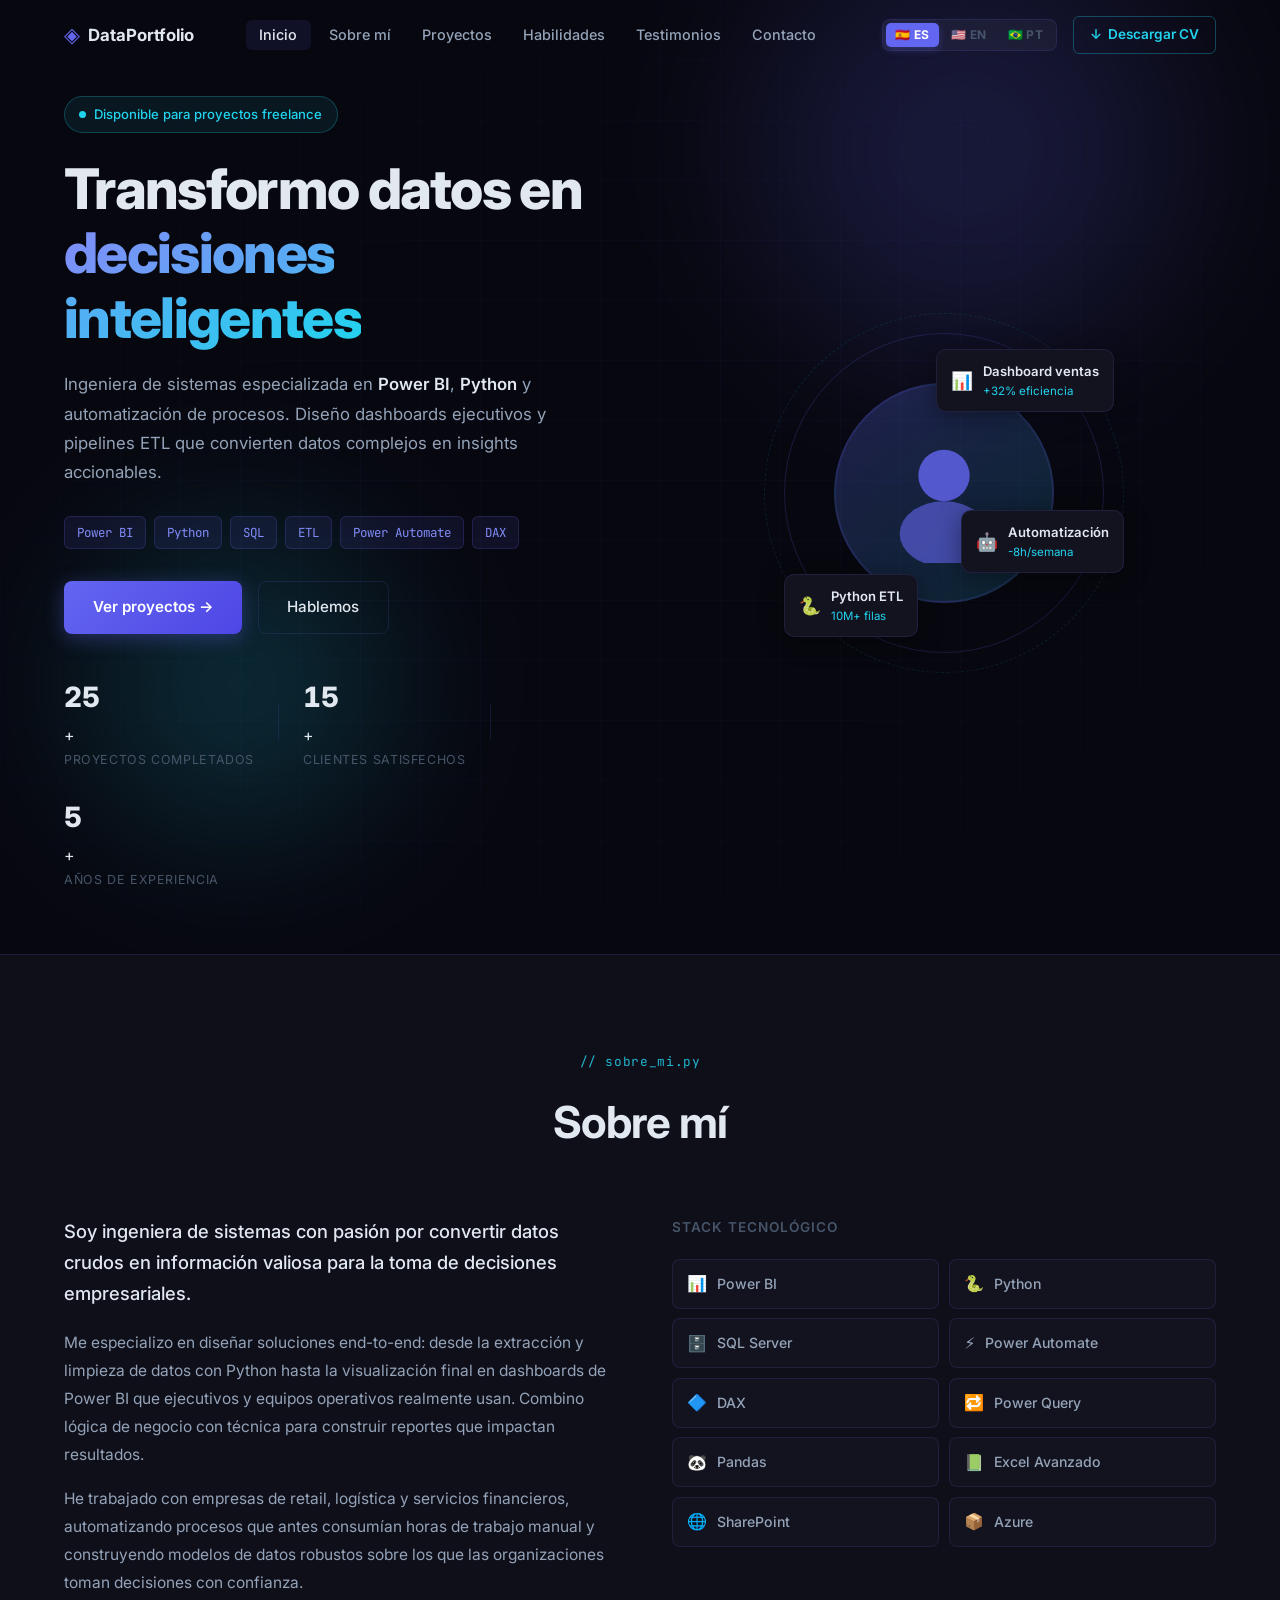
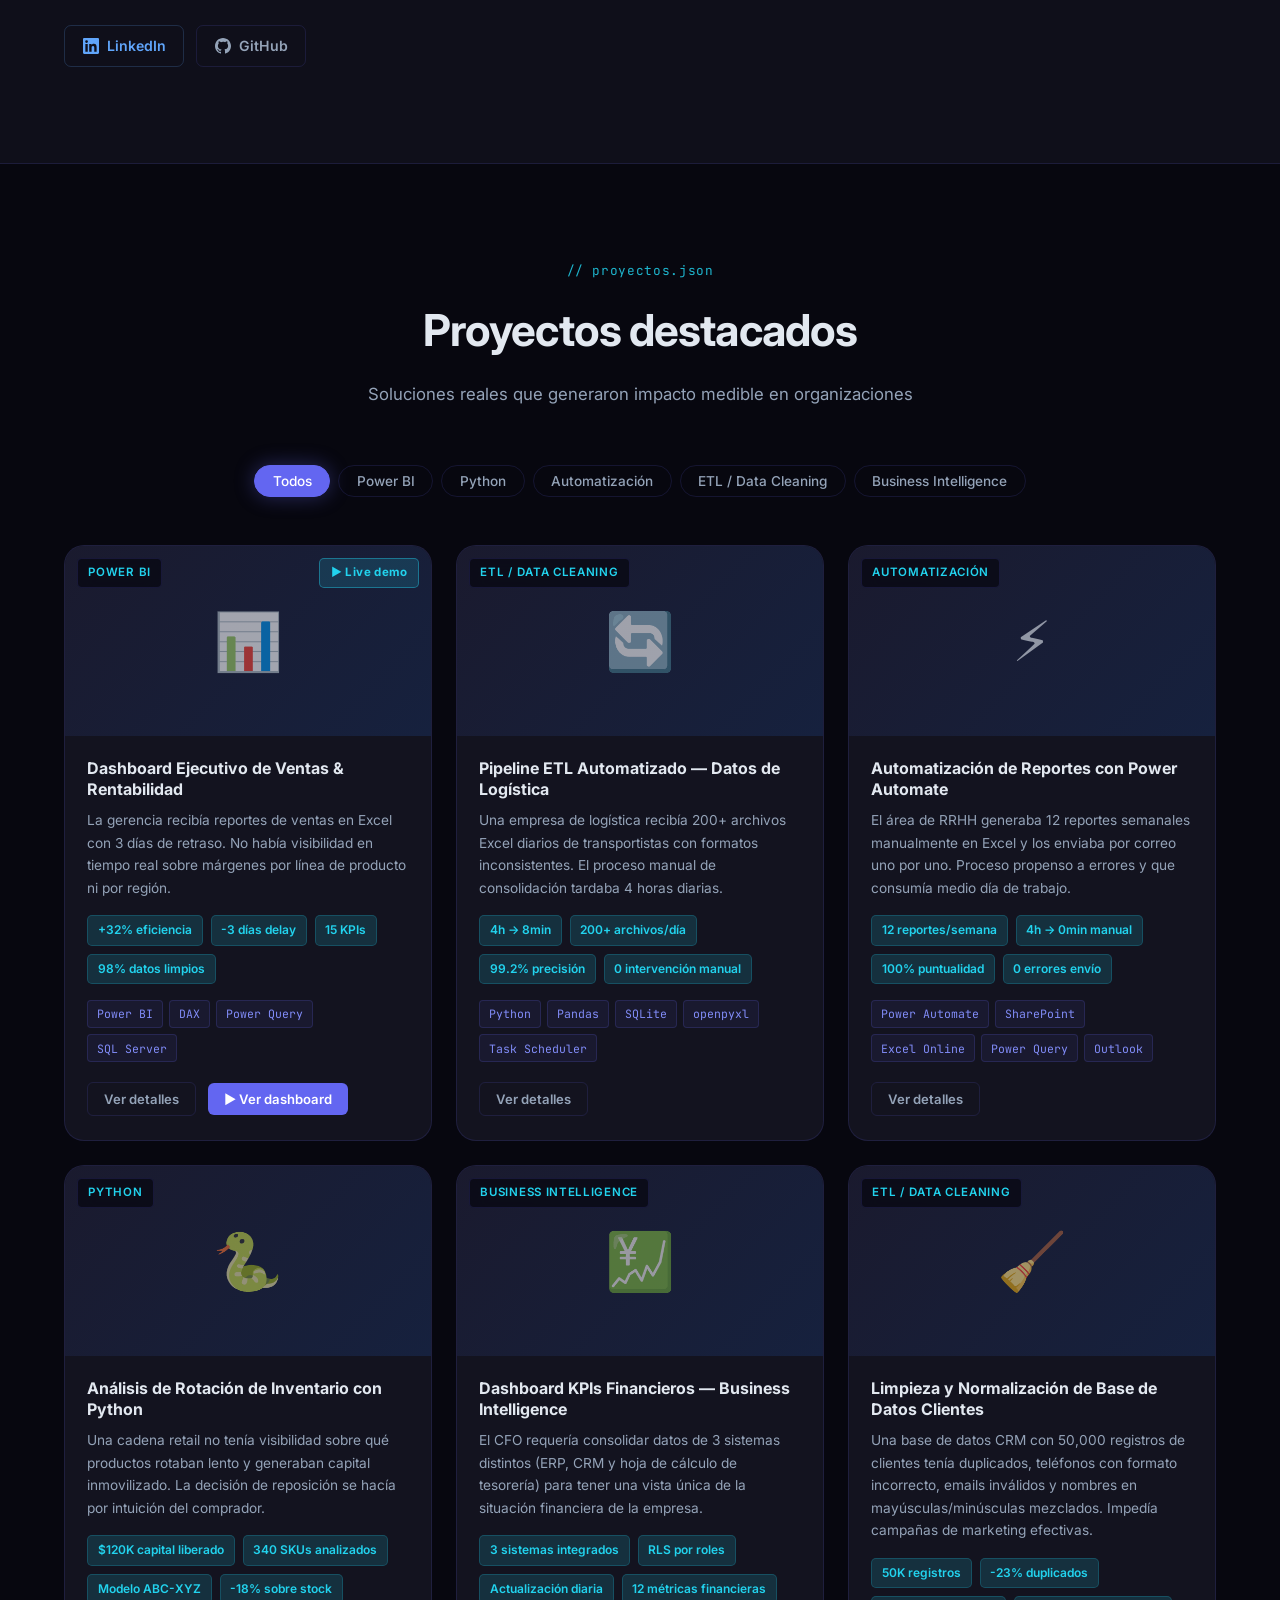
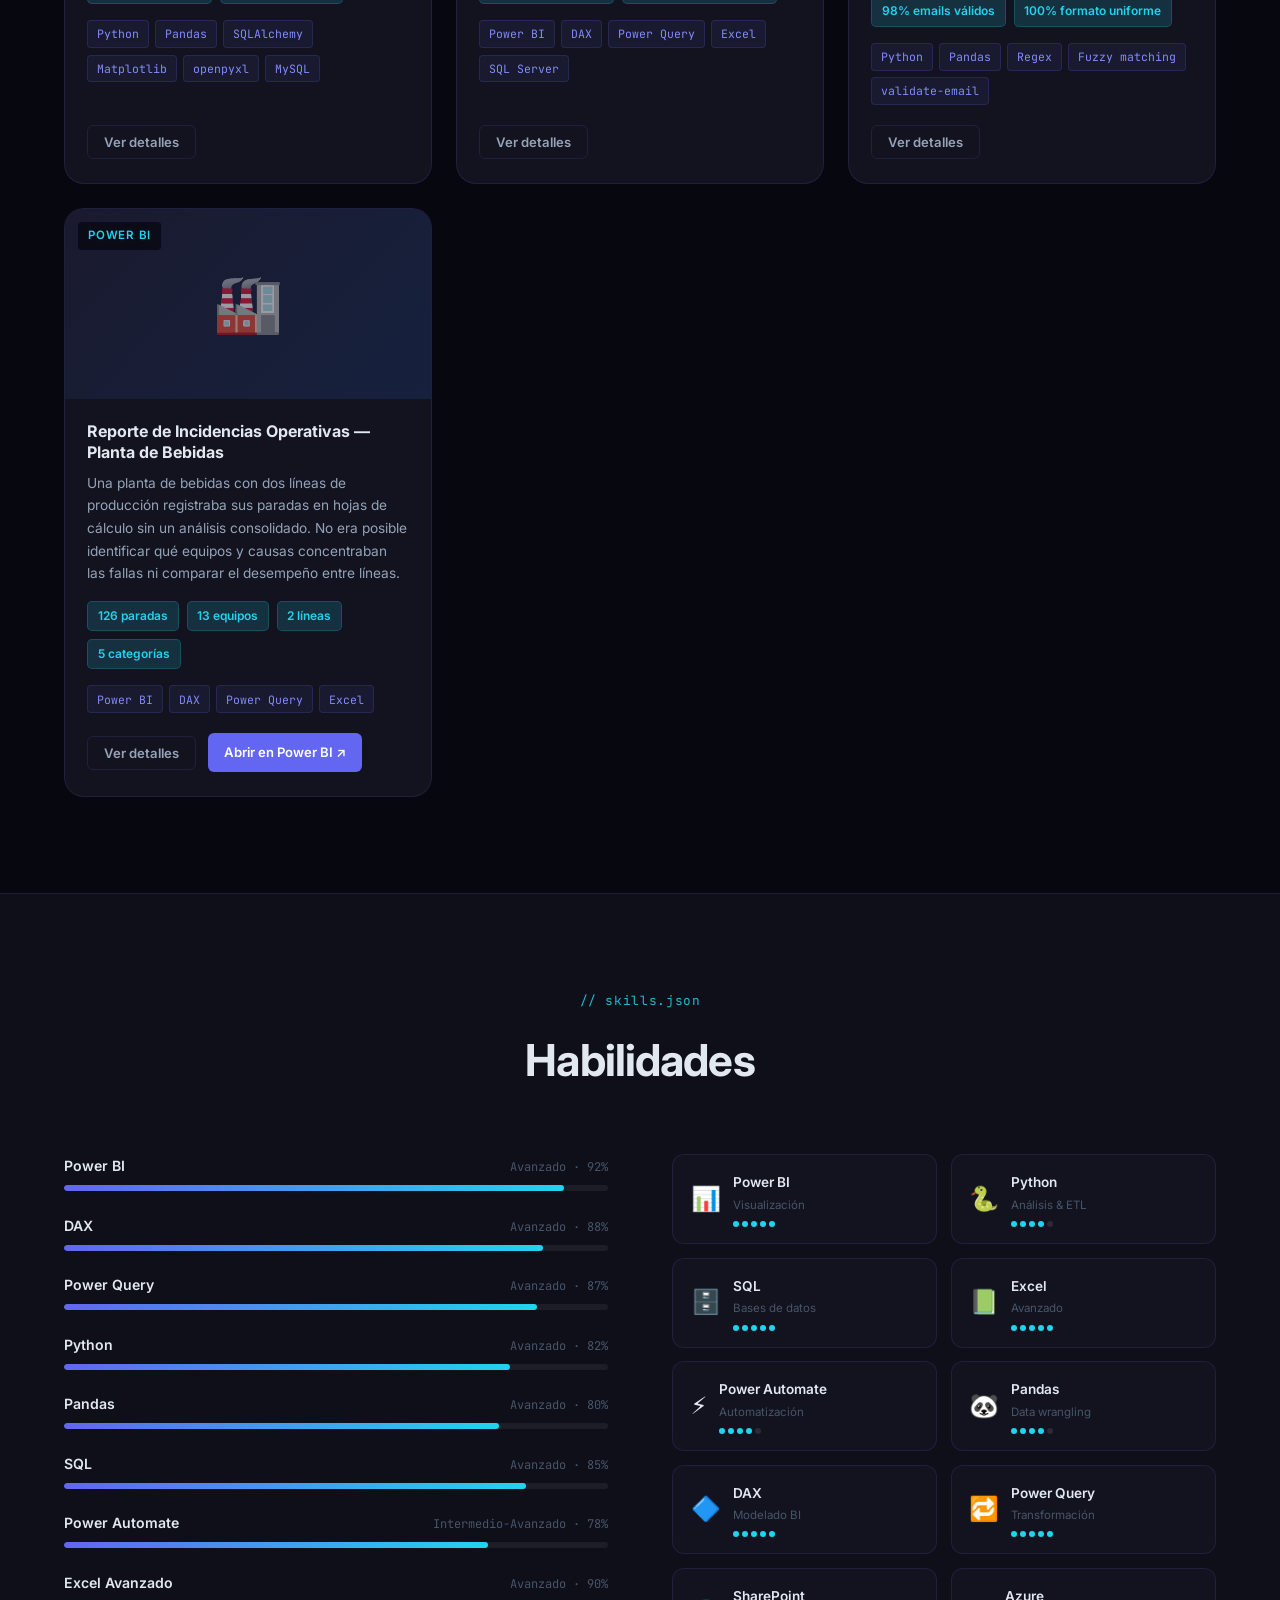
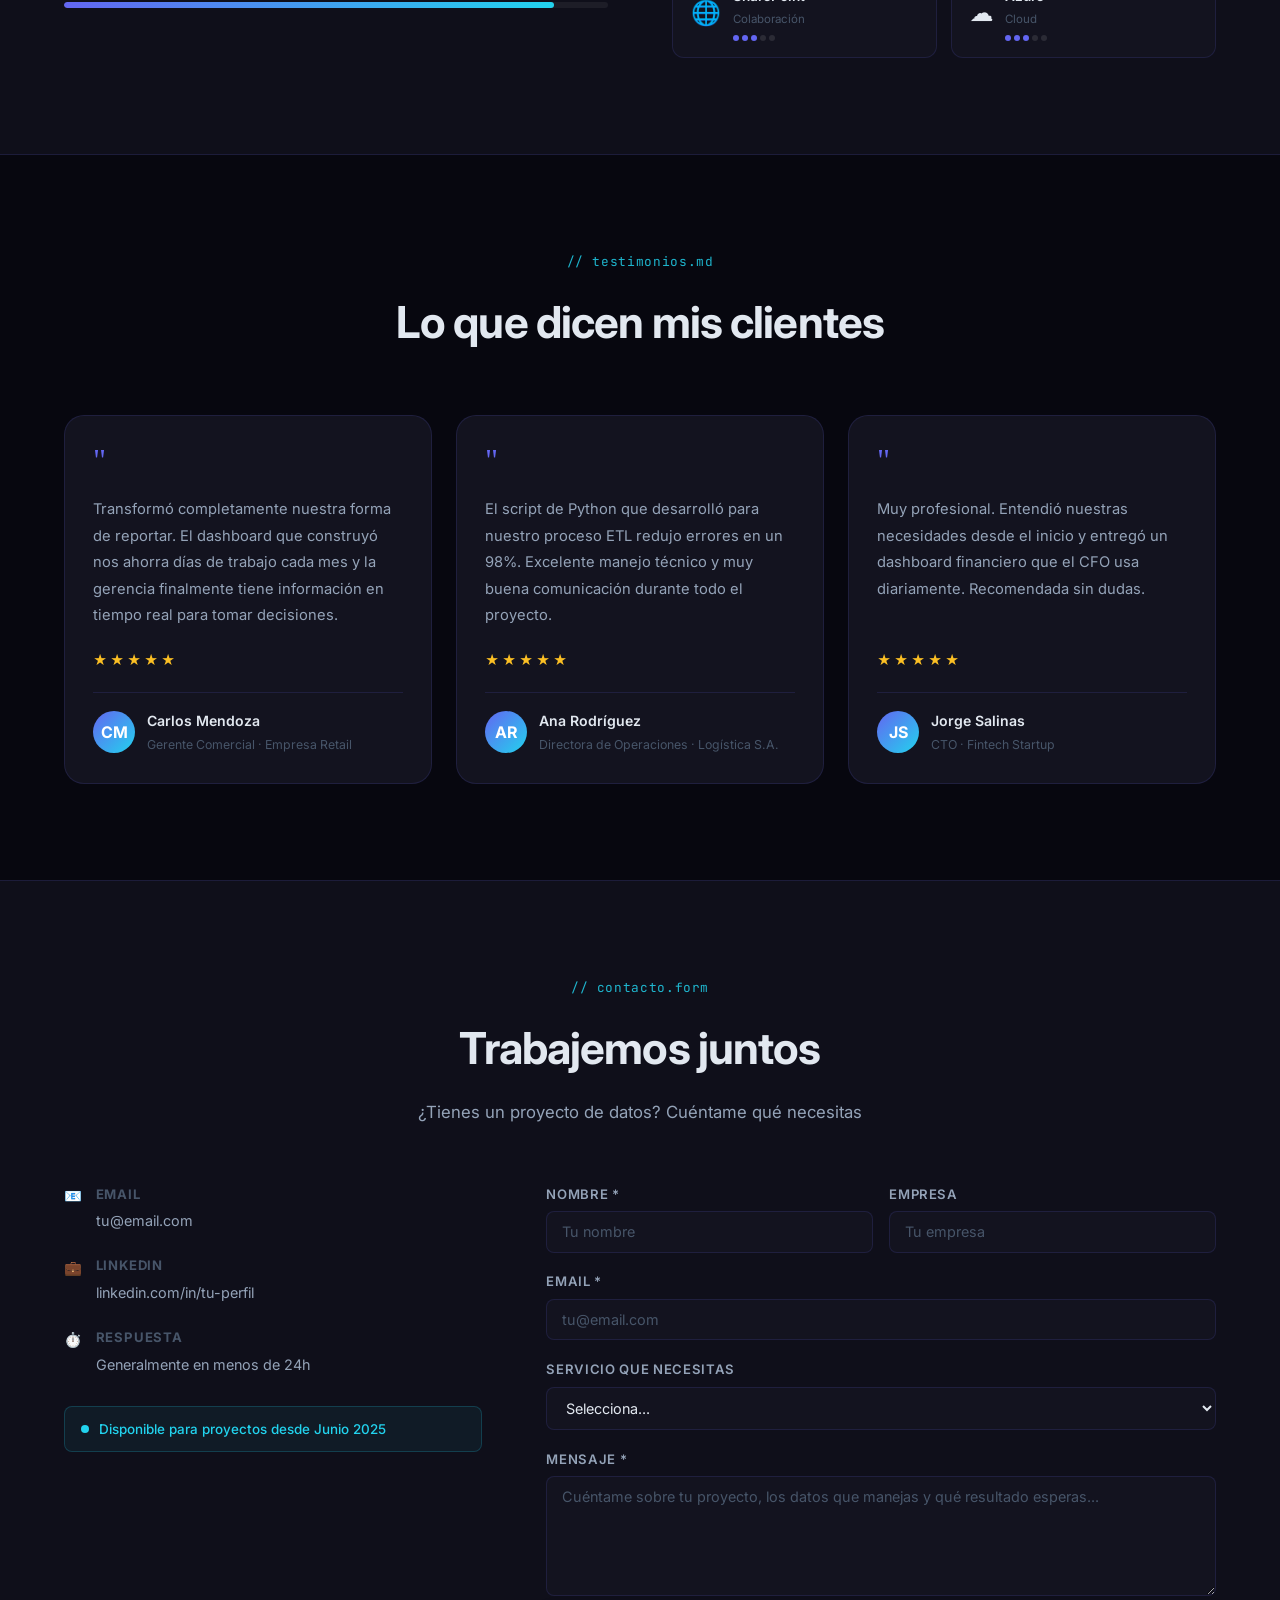
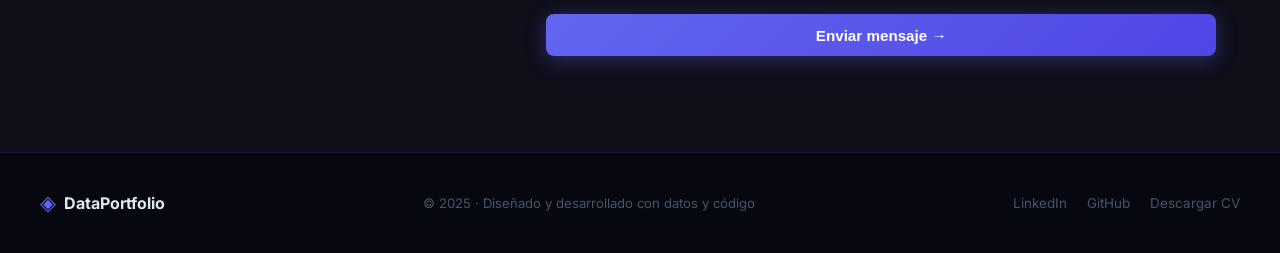
<file: index.html>
<!DOCTYPE html>
<html lang="es">
<head>
  <meta charset="UTF-8" />
  <meta name="viewport" content="width=device-width, initial-scale=1.0" />
  <meta name="description" content="Portafolio profesional de Analista de Datos | Power BI, Python, ETL, Automatización" />
  <title>Data Portfolio | Analista BI & Datos</title>

  <link rel="preconnect" href="https://fonts.googleapis.com" />
  <link rel="preconnect" href="https://fonts.gstatic.com" crossorigin />
  <link href="https://fonts.googleapis.com/css2?family=Inter:wght@300;400;500;600;700;800&family=JetBrains+Mono:wght@400;500&display=swap" rel="stylesheet" />

  <link rel="stylesheet" href="css/base.css" />
  <link rel="stylesheet" href="css/navbar.css" />
  <link rel="stylesheet" href="css/hero.css" />
  <link rel="stylesheet" href="css/about.css" />
  <link rel="stylesheet" href="css/projects.css" />
  <link rel="stylesheet" href="css/skills.css" />
  <link rel="stylesheet" href="css/testimonials.css" />
  <link rel="stylesheet" href="css/contact.css" />
  <link rel="stylesheet" href="css/footer.css" />
</head>
<body>

  <!-- ═══════════ NAVBAR ═══════════ -->
  <nav class="navbar" id="navbar">
    <div class="nav-container">
      <a href="#inicio" class="nav-logo">
        <span class="logo-icon">◈</span>
        <span class="logo-text">DataPortfolio</span>
      </a>

      <ul class="nav-links" id="navLinks">
        <li><a href="#inicio"      class="nav-link active" data-i18n="nav.home">Inicio</a></li>
        <li><a href="#sobre-mi"    class="nav-link"        data-i18n="nav.about">Sobre mí</a></li>
        <li><a href="#proyectos"   class="nav-link"        data-i18n="nav.projects">Proyectos</a></li>
        <li><a href="#habilidades" class="nav-link"        data-i18n="nav.skills">Habilidades</a></li>
        <li><a href="#testimonios" class="nav-link"        data-i18n="nav.testimonials">Testimonios</a></li>
        <li><a href="#contacto"    class="nav-link"        data-i18n="nav.contact">Contacto</a></li>
      </ul>

      <div class="nav-actions">
        <!-- Selector de idioma -->
        <div class="lang-switcher">
          <button class="lang-btn active" data-lang="es" title="Español">🇪🇸 ES</button>
          <button class="lang-btn"        data-lang="en" title="English">🇺🇸 EN</button>
          <button class="lang-btn"        data-lang="pt" title="Português">🇧🇷 PT</button>
        </div>
        <a href="assets/cv.pdf" download class="btn-cv">
          <span>↓</span> <span data-i18n="nav.cv">Descargar CV</span>
        </a>
        <button class="nav-toggle" id="navToggle" aria-label="Menú">
          <span></span><span></span><span></span>
        </button>
      </div>
    </div>
  </nav>

  <!-- ═══════════ HERO ═══════════ -->
  <section class="hero" id="inicio">
    <div class="hero-bg">
      <div class="grid-overlay"></div>
      <div class="orb orb-1"></div>
      <div class="orb orb-2"></div>
    </div>
    <div class="hero-container">
      <div class="hero-content">
        <div class="hero-badge">
          <span class="badge-dot"></span>
          <span data-i18n="hero.badge">Disponible para proyectos freelance</span>
        </div>
        <h1 class="hero-title">
          <span data-i18n="hero.title1">Transformo datos en</span><br />
          <span class="gradient-text" data-i18n="hero.title2">decisiones inteligentes</span>
        </h1>
        <p class="hero-subtitle" data-i18n-html="hero.subtitle">
          Ingeniera de sistemas especializada en <strong>Power BI</strong>, <strong>Python</strong> y
          automatización de procesos. Diseño dashboards ejecutivos y pipelines ETL que
          convierten datos complejos en insights accionables.
        </p>
        <div class="hero-specialties">
          <span class="specialty-tag">Power BI</span>
          <span class="specialty-tag">Python</span>
          <span class="specialty-tag">SQL</span>
          <span class="specialty-tag">ETL</span>
          <span class="specialty-tag">Power Automate</span>
          <span class="specialty-tag">DAX</span>
        </div>
        <div class="hero-cta">
          <a href="#proyectos" class="btn-primary" data-i18n="hero.cta1">Ver proyectos →</a>
          <a href="#contacto"  class="btn-secondary" data-i18n="hero.cta2">Hablemos</a>
        </div>
        <div class="hero-stats">
          <div class="stat">
            <span class="stat-number" data-target="25">0</span>+
            <span class="stat-label" data-i18n="hero.stat1">Proyectos completados</span>
          </div>
          <div class="stat-divider"></div>
          <div class="stat">
            <span class="stat-number" data-target="15">0</span>+
            <span class="stat-label" data-i18n="hero.stat2">Clientes satisfechos</span>
          </div>
          <div class="stat-divider"></div>
          <div class="stat">
            <span class="stat-number" data-target="5">0</span>+
            <span class="stat-label" data-i18n="hero.stat3">Años de experiencia</span>
          </div>
        </div>
      </div>
      <div class="hero-visual">
        <div class="avatar-container">
          <div class="avatar-ring"></div>
          <div class="avatar-ring ring-2"></div>
          <div class="avatar-placeholder">
            <svg viewBox="0 0 120 120" fill="none" xmlns="http://www.w3.org/2000/svg">
              <circle cx="60" cy="45" r="22" fill="#6366f1" opacity="0.8"/>
              <ellipse cx="60" cy="95" rx="38" ry="28" fill="#6366f1" opacity="0.6"/>
            </svg>
          </div>
          <div class="floating-card card-1">
            <span class="card-icon">📊</span>
            <div>
              <div class="card-title" data-i18n="hero.card1">Dashboard ventas</div>
              <div class="card-sub">+32% eficiencia</div>
            </div>
          </div>
          <div class="floating-card card-2">
            <span class="card-icon">🤖</span>
            <div>
              <div class="card-title" data-i18n="hero.card2">Automatización</div>
              <div class="card-sub">-8h/semana</div>
            </div>
          </div>
          <div class="floating-card card-3">
            <span class="card-icon">🐍</span>
            <div>
              <div class="card-title">Python ETL</div>
              <div class="card-sub">10M+ filas</div>
            </div>
          </div>
        </div>
      </div>
    </div>
  </section>

  <!-- ═══════════ SOBRE MÍ ═══════════ -->
  <section class="about" id="sobre-mi">
    <div class="section-container">
      <div class="section-header">
        <span class="section-tag" data-i18n="about.tag">// sobre_mi.py</span>
        <h2 class="section-title" data-i18n="about.title">Sobre mí</h2>
      </div>
      <div class="about-grid">
        <div class="about-text">
          <p class="about-lead"  data-i18n="about.lead">
            Soy ingeniera de sistemas con pasión por convertir datos crudos en información valiosa para la toma de decisiones empresariales.
          </p>
          <p class="about-body" data-i18n="about.body1">
            Me especializo en diseñar soluciones end-to-end: desde la extracción y limpieza de datos con Python hasta la visualización final en dashboards de Power BI que ejecutivos y equipos operativos realmente usan.
          </p>
          <p class="about-body" data-i18n="about.body2">
            He trabajado con empresas de retail, logística y servicios financieros, automatizando procesos que antes consumían horas de trabajo manual y construyendo modelos de datos robustos.
          </p>
          <div class="about-links">
            <a href="https://linkedin.com" target="_blank" class="social-link linkedin">
              <svg viewBox="0 0 24 24" fill="currentColor"><path d="M20.447 20.452h-3.554v-5.569c0-1.328-.027-3.037-1.852-3.037-1.853 0-2.136 1.445-2.136 2.939v5.667H9.351V9h3.414v1.561h.046c.477-.9 1.637-1.85 3.37-1.85 3.601 0 4.267 2.37 4.267 5.455v6.286zM5.337 7.433a2.062 2.062 0 01-2.063-2.065 2.064 2.064 0 112.063 2.065zm1.782 13.019H3.555V9h3.564v11.452zM22.225 0H1.771C.792 0 0 .774 0 1.729v20.542C0 23.227.792 24 1.771 24h20.451C23.2 24 24 23.227 24 22.271V1.729C24 .774 23.2 0 22.222 0h.003z"/></svg>
              LinkedIn
            </a>
            <a href="https://github.com" target="_blank" class="social-link github">
              <svg viewBox="0 0 24 24" fill="currentColor"><path d="M12 0C5.374 0 0 5.373 0 12c0 5.302 3.438 9.8 8.207 11.387.599.111.793-.261.793-.577v-2.234c-3.338.726-4.033-1.416-4.033-1.416-.546-1.387-1.333-1.756-1.333-1.756-1.089-.745.083-.729.083-.729 1.205.084 1.839 1.237 1.839 1.237 1.07 1.834 2.807 1.304 3.492.997.107-.775.418-1.305.762-1.604-2.665-.305-5.467-1.334-5.467-5.931 0-1.311.469-2.381 1.236-3.221-.124-.303-.535-1.524.117-3.176 0 0 1.008-.322 3.301 1.23A11.509 11.509 0 0112 5.803c1.02.005 2.047.138 3.006.404 2.291-1.552 3.297-1.23 3.297-1.23.653 1.653.242 2.874.118 3.176.77.84 1.235 1.911 1.235 3.221 0 4.609-2.807 5.624-5.479 5.921.43.372.823 1.102.823 2.222v3.293c0 .319.192.694.801.576C20.566 21.797 24 17.3 24 12c0-6.627-5.373-12-12-12z"/></svg>
              GitHub
            </a>
          </div>
        </div>
        <div class="about-tools">
          <h3 class="tools-title" data-i18n="about.toolsTitle">Stack tecnológico</h3>
          <div class="tools-grid">
            <div class="tool-item"><span class="tool-icon">📊</span><span>Power BI</span></div>
            <div class="tool-item"><span class="tool-icon">🐍</span><span>Python</span></div>
            <div class="tool-item"><span class="tool-icon">🗄️</span><span>SQL Server</span></div>
            <div class="tool-item"><span class="tool-icon">⚡</span><span>Power Automate</span></div>
            <div class="tool-item"><span class="tool-icon">🔷</span><span>DAX</span></div>
            <div class="tool-item"><span class="tool-icon">🔁</span><span>Power Query</span></div>
            <div class="tool-item"><span class="tool-icon">🐼</span><span>Pandas</span></div>
            <div class="tool-item"><span class="tool-icon">📗</span><span>Excel Avanzado</span></div>
            <div class="tool-item"><span class="tool-icon">🌐</span><span>SharePoint</span></div>
            <div class="tool-item"><span class="tool-icon">📦</span><span>Azure</span></div>
          </div>
        </div>
      </div>
    </div>
  </section>

  <!-- ═══════════ PROYECTOS ═══════════ -->
  <section class="projects" id="proyectos">
    <div class="section-container">
      <div class="section-header">
        <span class="section-tag" data-i18n="projects.tag">// proyectos.json</span>
        <h2 class="section-title" data-i18n="projects.title">Proyectos destacados</h2>
        <p class="section-desc" data-i18n="projects.desc">Soluciones reales que generaron impacto medible en organizaciones</p>
      </div>
      <div class="filter-bar">
        <button class="filter-btn active" data-filter="all"           data-i18n="projects.filterAll">Todos</button>
        <button class="filter-btn"        data-filter="powerbi"       data-i18n="projects.filterPowerBI">Power BI</button>
        <button class="filter-btn"        data-filter="python"        data-i18n="projects.filterPython">Python</button>
        <button class="filter-btn"        data-filter="automatizacion" data-i18n="projects.filterAuto">Automatización</button>
        <button class="filter-btn"        data-filter="etl"           data-i18n="projects.filterETL">ETL / Data Cleaning</button>
        <button class="filter-btn"        data-filter="bi"            data-i18n="projects.filterBI">Business Intelligence</button>
      </div>
      <div class="projects-grid" id="projectsGrid"></div>
    </div>
  </section>

  <!-- ═══════════ HABILIDADES ═══════════ -->
  <section class="skills" id="habilidades">
    <div class="section-container">
      <div class="section-header">
        <span class="section-tag" data-i18n="skills.tag">// skills.json</span>
        <h2 class="section-title" data-i18n="skills.title">Habilidades</h2>
      </div>
      <div class="skills-layout">
        <div class="skills-bars"   id="skillsBars"></div>
        <div class="skills-badges" id="skillsBadges"></div>
      </div>
    </div>
  </section>

  <!-- ═══════════ TESTIMONIOS ═══════════ -->
  <section class="testimonials" id="testimonios">
    <div class="section-container">
      <div class="section-header">
        <span class="section-tag" data-i18n="testimonials.tag">// testimonios.md</span>
        <h2 class="section-title" data-i18n="testimonials.title">Lo que dicen mis clientes</h2>
      </div>
      <div class="testimonials-grid" id="testimonialsGrid"></div>
    </div>
  </section>

  <!-- ═══════════ CONTACTO ═══════════ -->
  <section class="contact" id="contacto">
    <div class="section-container">
      <div class="section-header">
        <span class="section-tag" data-i18n="contact.tag">// contacto.form</span>
        <h2 class="section-title" data-i18n="contact.title">Trabajemos juntos</h2>
        <p class="section-desc"   data-i18n="contact.desc">¿Tienes un proyecto de datos? Cuéntame qué necesitas</p>
      </div>
      <div class="contact-layout">
        <div class="contact-info">
          <div class="contact-item">
            <span class="contact-icon">📧</span>
            <div>
              <strong data-i18n="contact.emailTitle">Email</strong>
              <a href="mailto:tu@email.com">tu@email.com</a>
            </div>
          </div>
          <div class="contact-item">
            <span class="contact-icon">💼</span>
            <div>
              <strong data-i18n="contact.linkedinTitle">LinkedIn</strong>
              <a href="https://linkedin.com/in/tu-perfil" target="_blank">linkedin.com/in/tu-perfil</a>
            </div>
          </div>
          <div class="contact-item">
            <span class="contact-icon">⏱️</span>
            <div>
              <strong data-i18n="contact.responseTitle">Respuesta</strong>
              <span data-i18n="contact.responseText">Generalmente en menos de 24h</span>
            </div>
          </div>
          <div class="availability-badge">
            <span class="pulse-dot"></span>
            <span data-i18n="contact.availability">Disponible para proyectos desde Junio 2025</span>
          </div>
        </div>
        <form class="contact-form" id="contactForm">
          <div class="form-row">
            <div class="form-group">
              <label for="nombre" data-i18n="contact.nameLabel">Nombre *</label>
              <input type="text" id="nombre" name="nombre"
                     data-i18n-ph="contact.namePh" placeholder="Tu nombre" required />
            </div>
            <div class="form-group">
              <label for="empresa" data-i18n="contact.companyLabel">Empresa</label>
              <input type="text" id="empresa" name="empresa"
                     data-i18n-ph="contact.companyPh" placeholder="Tu empresa" />
            </div>
          </div>
          <div class="form-group">
            <label for="email" data-i18n="contact.emailLabel">Email *</label>
            <input type="email" id="email" name="email"
                   data-i18n-ph="contact.emailPh" placeholder="tu@email.com" required />
          </div>
          <div class="form-group">
            <label for="servicio" data-i18n="contact.serviceLabel">Servicio que necesitas</label>
            <select id="servicio" name="servicio">
              <option value="">Selecciona...</option>
              <option value="powerbi">Dashboard Power BI</option>
              <option value="python">Análisis con Python</option>
              <option value="etl">Pipeline ETL</option>
              <option value="automatizacion">Automatización de reportes</option>
              <option value="modelado">Modelado de datos</option>
              <option value="otro">Otro</option>
            </select>
          </div>
          <div class="form-group">
            <label for="mensaje" data-i18n="contact.msgLabel">Mensaje *</label>
            <textarea id="mensaje" name="mensaje" rows="5"
                      data-i18n-ph="contact.msgPh"
                      placeholder="Cuéntame sobre tu proyecto..." required></textarea>
          </div>
          <button type="submit" class="btn-primary btn-full">
            <span id="formBtnText" data-i18n="contact.send">Enviar mensaje →</span>
          </button>
          <div class="form-success" id="formSuccess" data-i18n="contact.success">
            ✓ Mensaje enviado. Te respondo pronto.
          </div>
        </form>
      </div>
    </div>
  </section>

  <!-- ═══════════ FOOTER ═══════════ -->
  <footer class="footer">
    <div class="footer-container">
      <div class="footer-brand">
        <span class="logo-icon">◈</span>
        <span class="logo-text">DataPortfolio</span>
      </div>
      <p class="footer-copy" data-i18n="footer.copy">© 2025 · Diseñado y desarrollado con datos y código</p>
      <div class="footer-links">
        <a href="https://linkedin.com" target="_blank">LinkedIn</a>
        <a href="https://github.com"   target="_blank">GitHub</a>
        <a href="assets/cv.pdf" download data-i18n="nav.cv">CV</a>
      </div>
    </div>
  </footer>

  <!-- Modal -->
  <div class="modal-overlay" id="modalOverlay">
    <div class="modal" id="projectModal">
      <button class="modal-close" id="modalClose">✕</button>
      <div class="modal-content" id="modalContent"></div>
    </div>
  </div>

  <!-- JS: i18n y lang deben ir ANTES que los módulos de render -->
  <script src="js/data.js"></script>
  <script src="js/i18n.js"></script>
  <script src="js/lang.js"></script>
  <script src="js/projects.js"></script>
  <script src="js/skills.js"></script>
  <script src="js/testimonials.js"></script>
  <script src="js/animations.js"></script>
  <script src="js/navbar.js"></script>
  <script src="js/contact.js"></script>
  <script src="js/main.js"></script>
</body>
</html>
</file>
<file: css/base.css>
/* ═══════════════════════════════════════════════════════════
   BASE.CSS — Reset, variables, tipografía global
═══════════════════════════════════════════════════════════ */

:root {
  /* Colores principales */
  --bg-primary:    #07070f;
  --bg-surface:    #0f0f1a;
  --bg-card:       #13131f;
  --bg-card-hover: #1a1a2e;
  --border:        rgba(99, 102, 241, 0.15);
  --border-hover:  rgba(99, 102, 241, 0.4);

  /* Acento */
  --indigo:        #6366f1;
  --indigo-light:  #818cf8;
  --cyan:          #22d3ee;
  --cyan-dim:      rgba(34, 211, 238, 0.15);

  /* Texto */
  --text-primary:  #e2e8f0;
  --text-muted:    #94a3b8;
  --text-dim:      #475569;

  /* Espaciado */
  --section-py:    6rem;
  --container-max: 1200px;
  --radius:        12px;
  --radius-lg:     20px;

  /* Sombras */
  --shadow-card:   0 4px 24px rgba(0, 0, 0, 0.4);
  --shadow-glow:   0 0 40px rgba(99, 102, 241, 0.15);

  /* Tipografía */
  --font-sans: 'Inter', system-ui, sans-serif;
  --font-mono: 'JetBrains Mono', monospace;
}

*, *::before, *::after {
  box-sizing: border-box;
  margin: 0;
  padding: 0;
}

html {
  scroll-behavior: smooth;
  scroll-padding-top: 72px;
}

body {
  font-family: var(--font-sans);
  background-color: var(--bg-primary);
  color: var(--text-primary);
  line-height: 1.7;
  -webkit-font-smoothing: antialiased;
  overflow-x: hidden;
}

/* Scrollbar personalizado */
::-webkit-scrollbar { width: 6px; }
::-webkit-scrollbar-track { background: var(--bg-primary); }
::-webkit-scrollbar-thumb { background: var(--indigo); border-radius: 3px; }

/* Selección de texto */
::selection {
  background: rgba(99, 102, 241, 0.35);
  color: #fff;
}

/* ─── Utilidades de texto ─── */
.gradient-text {
  background: linear-gradient(135deg, var(--indigo-light) 0%, var(--cyan) 100%);
  -webkit-background-clip: text;
  -webkit-text-fill-color: transparent;
  background-clip: text;
}

/* ─── Contenedores de sección ─── */
.section-container {
  max-width: var(--container-max);
  margin: 0 auto;
  padding: var(--section-py) 1.5rem;
}

.section-header {
  text-align: center;
  margin-bottom: 3.5rem;
}

.section-tag {
  font-family: var(--font-mono);
  font-size: 0.8rem;
  color: var(--cyan);
  letter-spacing: 0.05em;
  display: block;
  margin-bottom: 0.75rem;
  opacity: 0.85;
}

.section-title {
  font-size: clamp(1.9rem, 4vw, 2.75rem);
  font-weight: 700;
  letter-spacing: -0.02em;
  color: var(--text-primary);
  margin-bottom: 0.75rem;
}

.section-desc {
  color: var(--text-muted);
  font-size: 1.05rem;
  max-width: 560px;
  margin: 0 auto;
}

/* ─── Botones globales ─── */
.btn-primary {
  display: inline-flex;
  align-items: center;
  gap: 0.5rem;
  background: linear-gradient(135deg, var(--indigo) 0%, #4f46e5 100%);
  color: #fff;
  padding: 0.8rem 1.8rem;
  border-radius: 8px;
  font-weight: 600;
  font-size: 0.95rem;
  text-decoration: none;
  border: none;
  cursor: pointer;
  transition: transform 0.2s, box-shadow 0.2s, opacity 0.2s;
  box-shadow: 0 4px 20px rgba(99, 102, 241, 0.35);
}

.btn-primary:hover {
  transform: translateY(-2px);
  box-shadow: 0 8px 30px rgba(99, 102, 241, 0.5);
}

.btn-primary:active { transform: translateY(0); }

.btn-secondary {
  display: inline-flex;
  align-items: center;
  gap: 0.5rem;
  background: transparent;
  color: var(--text-primary);
  padding: 0.8rem 1.8rem;
  border-radius: 8px;
  font-weight: 500;
  font-size: 0.95rem;
  text-decoration: none;
  border: 1px solid var(--border);
  cursor: pointer;
  transition: border-color 0.2s, background 0.2s, transform 0.2s;
}

.btn-secondary:hover {
  border-color: var(--indigo);
  background: rgba(99, 102, 241, 0.08);
  transform: translateY(-2px);
}

.btn-full { width: 100%; justify-content: center; }

/* ─── Animaciones de entrada ─── */
.fade-in {
  opacity: 0;
  transform: translateY(24px);
  transition: opacity 0.6s ease, transform 0.6s ease;
}

.fade-in.visible {
  opacity: 1;
  transform: translateY(0);
}

/* Línea divisoria decorativa */
.divider {
  height: 1px;
  background: linear-gradient(90deg, transparent, var(--border), transparent);
  margin: 0 auto;
  max-width: var(--container-max);
}
</file>
<file: css/navbar.css>
/* ═══════════════════════════════════════════════════════════
   NAVBAR.CSS — Barra de navegación sticky
═══════════════════════════════════════════════════════════ */

.navbar {
  position: fixed;
  top: 0;
  left: 0;
  right: 0;
  z-index: 1000;
  padding: 1rem 0;
  transition: background 0.3s, backdrop-filter 0.3s, box-shadow 0.3s, padding 0.3s;
}

.navbar.scrolled {
  background: rgba(7, 7, 15, 0.85);
  backdrop-filter: blur(16px);
  -webkit-backdrop-filter: blur(16px);
  box-shadow: 0 1px 0 var(--border);
  padding: 0.65rem 0;
}

.nav-container {
  max-width: var(--container-max);
  margin: 0 auto;
  padding: 0 1.5rem;
  display: flex;
  align-items: center;
  justify-content: space-between;
  gap: 2rem;
}

/* Logo */
.nav-logo {
  display: flex;
  align-items: center;
  gap: 0.5rem;
  text-decoration: none;
  color: var(--text-primary);
  font-weight: 700;
  font-size: 1.05rem;
  flex-shrink: 0;
}

.logo-icon {
  color: var(--indigo);
  font-size: 1.3rem;
}

/* Links */
.nav-links {
  display: flex;
  list-style: none;
  gap: 0.25rem;
}

.nav-link {
  text-decoration: none;
  color: var(--text-muted);
  font-size: 0.9rem;
  font-weight: 500;
  padding: 0.4rem 0.85rem;
  border-radius: 6px;
  transition: color 0.2s, background 0.2s;
}

.nav-link:hover,
.nav-link.active {
  color: var(--text-primary);
  background: rgba(99, 102, 241, 0.1);
}

/* Botón CV */
.nav-actions {
  display: flex;
  align-items: center;
  gap: 1rem;
  flex-shrink: 0;
}

.btn-cv {
  display: flex;
  align-items: center;
  gap: 0.4rem;
  font-size: 0.85rem;
  font-weight: 600;
  color: var(--cyan);
  text-decoration: none;
  border: 1px solid rgba(34, 211, 238, 0.3);
  padding: 0.4rem 1rem;
  border-radius: 6px;
  transition: background 0.2s, border-color 0.2s;
}

.btn-cv:hover {
  background: var(--cyan-dim);
  border-color: var(--cyan);
}

/* ─── Selector de idioma ─── */
.lang-switcher {
  display: flex;
  align-items: center;
  gap: 2px;
  background: rgba(255, 255, 255, 0.04);
  border: 1px solid var(--border);
  border-radius: 8px;
  padding: 3px;
}

.lang-btn {
  background: transparent;
  border: none;
  color: var(--text-dim);
  font-family: var(--font-sans);
  font-size: 0.75rem;
  font-weight: 700;
  padding: 0.3rem 0.6rem;
  border-radius: 5px;
  cursor: pointer;
  transition: background 0.18s, color 0.18s;
  letter-spacing: 0.03em;
  white-space: nowrap;
}

.lang-btn:hover {
  color: var(--text-primary);
  background: rgba(99, 102, 241, 0.12);
}

.lang-btn.active {
  background: var(--indigo);
  color: #fff;
  box-shadow: 0 2px 8px rgba(99, 102, 241, 0.35);
}

/* Hamburger toggle (mobile) */
.nav-toggle {
  display: none;
  flex-direction: column;
  justify-content: center;
  gap: 5px;
  background: none;
  border: none;
  cursor: pointer;
  padding: 4px;
}

.nav-toggle span {
  display: block;
  width: 22px;
  height: 2px;
  background: var(--text-primary);
  border-radius: 2px;
  transition: transform 0.3s, opacity 0.3s;
}

.nav-toggle.open span:nth-child(1) { transform: translateY(7px) rotate(45deg); }
.nav-toggle.open span:nth-child(2) { opacity: 0; }
.nav-toggle.open span:nth-child(3) { transform: translateY(-7px) rotate(-45deg); }

/* ─── Responsive ─── */
@media (max-width: 768px) {
  .nav-toggle { display: flex; }

  .nav-links {
    display: none;
    position: absolute;
    top: 100%;
    left: 0;
    right: 0;
    flex-direction: column;
    background: rgba(10, 10, 20, 0.97);
    backdrop-filter: blur(20px);
    padding: 1rem 1.5rem 1.5rem;
    border-bottom: 1px solid var(--border);
    gap: 0.25rem;
  }

  .nav-links.open { display: flex; }

  .nav-link {
    display: block;
    padding: 0.65rem 0.85rem;
  }

  .btn-cv { display: none; }

  /* El selector de idioma se reduce en mobile */
  .lang-btn {
    font-size: 0.68rem;
    padding: 0.25rem 0.45rem;
  }
}
</file>
<file: css/hero.css>
/* ═══════════════════════════════════════════════════════════
   HERO.CSS — Sección principal / landing
═══════════════════════════════════════════════════════════ */

.hero {
  position: relative;
  min-height: 100vh;
  display: flex;
  align-items: center;
  overflow: hidden;
}

/* Fondo decorativo */
.hero-bg {
  position: absolute;
  inset: 0;
  pointer-events: none;
}

.grid-overlay {
  position: absolute;
  inset: 0;
  background-image:
    linear-gradient(rgba(99, 102, 241, 0.04) 1px, transparent 1px),
    linear-gradient(90deg, rgba(99, 102, 241, 0.04) 1px, transparent 1px);
  background-size: 60px 60px;
  mask-image: radial-gradient(ellipse 80% 80% at 50% 50%, black 30%, transparent 100%);
}

.orb {
  position: absolute;
  border-radius: 50%;
  filter: blur(80px);
  opacity: 0.25;
  animation: float 8s ease-in-out infinite;
}

.orb-1 {
  width: 500px;
  height: 500px;
  background: radial-gradient(circle, var(--indigo), transparent);
  top: -100px;
  right: 5%;
}

.orb-2 {
  width: 350px;
  height: 350px;
  background: radial-gradient(circle, var(--cyan), transparent);
  bottom: 10%;
  left: 5%;
  animation-delay: -4s;
}

@keyframes float {
  0%, 100% { transform: translateY(0px) scale(1); }
  50%       { transform: translateY(-30px) scale(1.05); }
}

/* Contenedor */
.hero-container {
  max-width: var(--container-max);
  margin: 0 auto;
  padding: 6rem 1.5rem 4rem;
  display: grid;
  grid-template-columns: 1fr 1fr;
  gap: 4rem;
  align-items: center;
  position: relative;
  z-index: 1;
}

/* ─── Contenido izquierdo ─── */
.hero-badge {
  display: inline-flex;
  align-items: center;
  gap: 0.5rem;
  background: rgba(34, 211, 238, 0.08);
  border: 1px solid rgba(34, 211, 238, 0.25);
  color: var(--cyan);
  font-size: 0.82rem;
  font-weight: 500;
  padding: 0.4rem 0.9rem;
  border-radius: 100px;
  margin-bottom: 1.5rem;
}

.badge-dot {
  width: 7px;
  height: 7px;
  background: var(--cyan);
  border-radius: 50%;
  animation: pulse-dot 2s infinite;
}

@keyframes pulse-dot {
  0%, 100% { opacity: 1; transform: scale(1); }
  50%       { opacity: 0.5; transform: scale(0.8); }
}

.hero-title {
  font-size: clamp(2.2rem, 5vw, 3.5rem);
  font-weight: 800;
  line-height: 1.15;
  letter-spacing: -0.03em;
  margin-bottom: 1.25rem;
}

.hero-subtitle {
  color: var(--text-muted);
  font-size: 1.05rem;
  max-width: 520px;
  margin-bottom: 1.75rem;
  line-height: 1.75;
}

.hero-subtitle strong { color: var(--text-primary); font-weight: 600; }

/* Tags de especialidades */
.hero-specialties {
  display: flex;
  flex-wrap: wrap;
  gap: 0.5rem;
  margin-bottom: 2rem;
}

.specialty-tag {
  font-family: var(--font-mono);
  font-size: 0.78rem;
  color: var(--indigo-light);
  background: rgba(99, 102, 241, 0.1);
  border: 1px solid rgba(99, 102, 241, 0.2);
  padding: 0.3rem 0.75rem;
  border-radius: 6px;
}

/* CTA buttons */
.hero-cta {
  display: flex;
  gap: 1rem;
  margin-bottom: 2.5rem;
  flex-wrap: wrap;
}

/* Stats */
.hero-stats {
  display: flex;
  align-items: center;
  gap: 1.5rem;
  flex-wrap: wrap;
}

.stat {
  display: flex;
  flex-direction: column;
}

.stat-number {
  font-size: 1.75rem;
  font-weight: 800;
  color: var(--text-primary);
  font-variant-numeric: tabular-nums;
}

.stat-label {
  font-size: 0.78rem;
  color: var(--text-dim);
  text-transform: uppercase;
  letter-spacing: 0.05em;
}

.stat-divider {
  width: 1px;
  height: 36px;
  background: var(--border);
}

/* ─── Visual derecho — Avatar ─── */
.hero-visual {
  display: flex;
  justify-content: center;
  align-items: center;
}

.avatar-container {
  position: relative;
  width: 320px;
  height: 320px;
}

.avatar-placeholder {
  width: 220px;
  height: 220px;
  border-radius: 50%;
  background: linear-gradient(135deg, rgba(99,102,241,0.25), rgba(34,211,238,0.15));
  border: 2px solid var(--border);
  display: flex;
  align-items: center;
  justify-content: center;
  position: absolute;
  top: 50%;
  left: 50%;
  transform: translate(-50%, -50%);
  overflow: hidden;
}

.avatar-placeholder svg {
  width: 140px;
  height: 140px;
}

/* Reemplaza el placeholder con tu foto así:
   .avatar-placeholder { background-image: url('../assets/foto.jpg'); background-size: cover; }
   .avatar-placeholder svg { display: none; }
*/

.avatar-ring {
  position: absolute;
  inset: 0;
  border-radius: 50%;
  border: 1px solid rgba(99, 102, 241, 0.2);
  animation: spin-slow 20s linear infinite;
}

.ring-2 {
  inset: -20px;
  border-style: dashed;
  border-color: rgba(34, 211, 238, 0.12);
  animation-direction: reverse;
  animation-duration: 30s;
}

@keyframes spin-slow {
  to { transform: rotate(360deg); }
}

/* Tarjetas flotantes */
.floating-card {
  position: absolute;
  display: flex;
  align-items: center;
  gap: 0.6rem;
  background: var(--bg-card);
  border: 1px solid var(--border);
  border-radius: 10px;
  padding: 0.6rem 0.9rem;
  font-size: 0.82rem;
  box-shadow: var(--shadow-card);
  animation: float-card 6s ease-in-out infinite;
  white-space: nowrap;
}

.floating-card .card-icon { font-size: 1.1rem; }
.card-title { font-weight: 600; font-size: 0.82rem; color: var(--text-primary); }
.card-sub   { font-size: 0.72rem; color: var(--cyan); }

.card-1 { top: 5%;  right: -10px; animation-delay: 0s; }
.card-2 { bottom: 25%; right: -20px; animation-delay: -2s; }
.card-3 { bottom: 5%; left: 0; animation-delay: -4s; }

@keyframes float-card {
  0%, 100% { transform: translateY(0); }
  50%       { transform: translateY(-8px); }
}

/* ─── Responsive ─── */
@media (max-width: 900px) {
  .hero-container {
    grid-template-columns: 1fr;
    text-align: center;
    gap: 3rem;
  }
  .hero-subtitle { margin: 0 auto 1.75rem; }
  .hero-specialties { justify-content: center; }
  .hero-cta  { justify-content: center; }
  .hero-stats { justify-content: center; }
  .hero-visual { order: -1; }
  .avatar-container { width: 260px; height: 260px; }
  .avatar-placeholder { width: 180px; height: 180px; }
}

@media (max-width: 480px) {
  .floating-card { display: none; }
}
</file>
<file: css/about.css>
/* ═══════════════════════════════════════════════════════════
   ABOUT.CSS — Sección Sobre mí
═══════════════════════════════════════════════════════════ */

.about {
  background: var(--bg-surface);
  border-top: 1px solid var(--border);
  border-bottom: 1px solid var(--border);
}

.about-grid {
  display: grid;
  grid-template-columns: 1fr 1fr;
  gap: 4rem;
  align-items: start;
}

/* Columna texto */
.about-lead {
  font-size: 1.15rem;
  font-weight: 500;
  color: var(--text-primary);
  margin-bottom: 1.25rem;
  line-height: 1.7;
}

.about-body {
  color: var(--text-muted);
  font-size: 0.97rem;
  margin-bottom: 1rem;
  line-height: 1.8;
}

.about-links {
  display: flex;
  gap: 0.75rem;
  margin-top: 1.75rem;
  flex-wrap: wrap;
}

.social-link {
  display: inline-flex;
  align-items: center;
  gap: 0.5rem;
  font-size: 0.88rem;
  font-weight: 600;
  text-decoration: none;
  padding: 0.5rem 1.1rem;
  border-radius: 7px;
  border: 1px solid var(--border);
  transition: transform 0.2s, border-color 0.2s, background 0.2s;
}

.social-link svg {
  width: 16px;
  height: 16px;
}

.social-link.linkedin {
  color: #60a5fa;
  border-color: rgba(96, 165, 250, 0.2);
}
.social-link.linkedin:hover {
  background: rgba(96, 165, 250, 0.08);
  border-color: #60a5fa;
  transform: translateY(-2px);
}

.social-link.github {
  color: var(--text-muted);
}
.social-link.github:hover {
  background: rgba(148, 163, 184, 0.08);
  border-color: var(--text-muted);
  transform: translateY(-2px);
}

/* Columna herramientas */
.tools-title {
  font-size: 0.85rem;
  font-weight: 600;
  text-transform: uppercase;
  letter-spacing: 0.08em;
  color: var(--text-dim);
  margin-bottom: 1.25rem;
}

.tools-grid {
  display: grid;
  grid-template-columns: repeat(2, 1fr);
  gap: 0.6rem;
}

.tool-item {
  display: flex;
  align-items: center;
  gap: 0.6rem;
  background: var(--bg-card);
  border: 1px solid var(--border);
  border-radius: 8px;
  padding: 0.65rem 0.9rem;
  font-size: 0.88rem;
  font-weight: 500;
  color: var(--text-muted);
  transition: border-color 0.2s, color 0.2s, background 0.2s;
}

.tool-item:hover {
  border-color: var(--indigo);
  color: var(--text-primary);
  background: rgba(99, 102, 241, 0.06);
}

.tool-icon { font-size: 1rem; }

/* ─── Responsive ─── */
@media (max-width: 768px) {
  .about-grid {
    grid-template-columns: 1fr;
    gap: 2.5rem;
  }
}

@media (max-width: 480px) {
  .tools-grid { grid-template-columns: 1fr 1fr; }
}
</file>
<file: css/projects.css>
/* ═══════════════════════════════════════════════════════════
   PROJECTS.CSS — Sección de proyectos y modal
═══════════════════════════════════════════════════════════ */

.projects {
  background: var(--bg-primary);
}

/* ─── Barra de filtros ─── */
.filter-bar {
  display: flex;
  gap: 0.5rem;
  flex-wrap: wrap;
  justify-content: center;
  margin-bottom: 3rem;
}

.filter-btn {
  font-size: 0.85rem;
  font-weight: 500;
  color: var(--text-muted);
  background: transparent;
  border: 1px solid var(--border);
  padding: 0.45rem 1.1rem;
  border-radius: 100px;
  cursor: pointer;
  transition: all 0.2s;
  font-family: var(--font-sans);
}

.filter-btn:hover {
  color: var(--text-primary);
  border-color: var(--indigo);
}

.filter-btn.active {
  color: #fff;
  background: var(--indigo);
  border-color: var(--indigo);
  box-shadow: 0 0 20px rgba(99, 102, 241, 0.35);
}

/* ─── Grid de proyectos ─── */
.projects-grid {
  display: grid;
  grid-template-columns: repeat(auto-fill, minmax(340px, 1fr));
  gap: 1.5rem;
}

/* ─── Tarjeta de proyecto ─── */
.project-card {
  background: var(--bg-card);
  border: 1px solid var(--border);
  border-radius: var(--radius-lg);
  overflow: hidden;
  transition: transform 0.25s, border-color 0.25s, box-shadow 0.25s;
  cursor: pointer;
  display: flex;
  flex-direction: column;
}

.project-card:hover {
  transform: translateY(-6px);
  border-color: var(--border-hover);
  box-shadow: var(--shadow-glow);
}

.project-card.hidden {
  display: none;
}

/* Preview del dashboard */
.project-preview {
  position: relative;
  height: 190px;
  background: linear-gradient(135deg, #1a1a2e 0%, #16213e 100%);
  overflow: hidden;
  flex-shrink: 0;
}

.project-preview-img {
  width: 100%;
  height: 100%;
  object-fit: cover;
  opacity: 0.85;
  transition: transform 0.4s, opacity 0.3s;
}

.project-card:hover .project-preview-img { transform: scale(1.04); opacity: 1; }

/* Placeholder SVG cuando no hay imagen */
.project-preview-placeholder {
  width: 100%;
  height: 100%;
  display: flex;
  align-items: center;
  justify-content: center;
  font-size: 3.5rem;
  opacity: 0.6;
}

.project-category-badge {
  position: absolute;
  top: 12px;
  left: 12px;
  font-size: 0.72rem;
  font-weight: 600;
  text-transform: uppercase;
  letter-spacing: 0.06em;
  padding: 0.25rem 0.65rem;
  border-radius: 5px;
  background: rgba(7, 7, 15, 0.7);
  backdrop-filter: blur(8px);
  border: 1px solid var(--border);
  color: var(--cyan);
}

/* Cuerpo de la tarjeta */
.project-body {
  padding: 1.35rem 1.4rem 1.5rem;
  display: flex;
  flex-direction: column;
  flex: 1;
}

.project-title {
  font-size: 1rem;
  font-weight: 700;
  color: var(--text-primary);
  margin-bottom: 0.5rem;
  line-height: 1.35;
}

.project-problem {
  font-size: 0.855rem;
  color: var(--text-muted);
  line-height: 1.65;
  margin-bottom: 1rem;
}

/* KPIs */
.project-kpis {
  display: flex;
  gap: 0.5rem;
  flex-wrap: wrap;
  margin-bottom: 1rem;
}

.kpi-chip {
  font-size: 0.75rem;
  font-weight: 600;
  color: var(--cyan);
  background: var(--cyan-dim);
  border: 1px solid rgba(34, 211, 238, 0.2);
  padding: 0.25rem 0.6rem;
  border-radius: 5px;
}

/* Tags de herramientas */
.project-tools {
  display: flex;
  gap: 0.4rem;
  flex-wrap: wrap;
  margin-bottom: 1.25rem;
}

.tool-tag {
  font-family: var(--font-mono);
  font-size: 0.72rem;
  color: var(--indigo-light);
  background: rgba(99, 102, 241, 0.08);
  border: 1px solid rgba(99, 102, 241, 0.18);
  padding: 0.2rem 0.55rem;
  border-radius: 4px;
}

/* Footer de la tarjeta */
.project-footer {
  margin-top: auto;
  display: flex;
  gap: 0.75rem;
  align-items: center;
}

.btn-project {
  display: inline-flex;
  align-items: center;
  gap: 0.35rem;
  font-size: 0.82rem;
  font-weight: 600;
  padding: 0.5rem 1rem;
  border-radius: 6px;
  text-decoration: none;
  border: none;
  cursor: pointer;
  transition: all 0.2s;
  font-family: var(--font-sans);
}

.btn-project-primary {
  background: var(--indigo);
  color: #fff;
}
.btn-project-primary:hover { background: var(--indigo-light); }

.btn-project-ghost {
  background: transparent;
  color: var(--text-muted);
  border: 1px solid var(--border);
}
.btn-project-ghost:hover {
  color: var(--text-primary);
  border-color: var(--indigo);
}

/* ─── Badge "Live demo" en la tarjeta ─── */
.embed-available-badge {
  position: absolute;
  top: 12px;
  right: 12px;
  font-size: 0.72rem;
  font-weight: 700;
  padding: 0.25rem 0.65rem;
  border-radius: 5px;
  background: rgba(34, 211, 238, 0.15);
  border: 1px solid rgba(34, 211, 238, 0.4);
  color: var(--cyan);
  letter-spacing: 0.03em;
}

/* ─── Modal ─── */
.modal-overlay {
  position: fixed;
  inset: 0;
  background: rgba(0, 0, 0, 0.75);
  backdrop-filter: blur(6px);
  z-index: 9999;
  display: flex;
  align-items: center;
  justify-content: center;
  padding: 1rem;
  opacity: 0;
  pointer-events: none;
  transition: opacity 0.25s;
}

.modal-overlay.open {
  opacity: 1;
  pointer-events: all;
}

.modal {
  background: var(--bg-card);
  border: 1px solid var(--border-hover);
  border-radius: var(--radius-lg);
  max-width: 860px;
  width: 100%;
  max-height: 92vh;
  overflow-y: auto;
  position: relative;
  transform: translateY(20px);
  transition: transform 0.25s;
}

.modal-overlay.open .modal {
  transform: translateY(0);
}

.modal-close {
  position: sticky;
  top: 1rem;
  float: right;
  margin: 1rem 1rem 0 0;
  background: rgba(99, 102, 241, 0.15);
  border: 1px solid var(--border);
  color: var(--text-muted);
  width: 32px;
  height: 32px;
  border-radius: 50%;
  cursor: pointer;
  font-size: 0.85rem;
  display: flex;
  align-items: center;
  justify-content: center;
  transition: all 0.2s;
  z-index: 1;
}

.modal-close:hover { color: var(--text-primary); background: rgba(99,102,241,0.3); }

.modal-content { padding: 0 1.75rem 2rem; }

/* Header del modal */
.modal-header {
  padding: 1.5rem 0 0.75rem;
}

/* Tabs de Detalles / Dashboard en vivo */
.modal-tabs {
  display: flex;
  gap: 0.25rem;
  border-bottom: 1px solid var(--border);
  margin-bottom: 1.5rem;
}

.modal-tab {
  background: transparent;
  border: none;
  border-bottom: 2px solid transparent;
  color: var(--text-muted);
  font-family: var(--font-sans);
  font-size: 0.88rem;
  font-weight: 600;
  padding: 0.6rem 1.1rem;
  cursor: pointer;
  transition: color 0.2s, border-color 0.2s;
  margin-bottom: -1px;
}

.modal-tab:hover { color: var(--text-primary); }

.modal-tab.active {
  color: var(--indigo-light);
  border-bottom-color: var(--indigo);
}

/* ── Contenedor del iframe de Power BI ── */
.pbi-embed-wrapper {
  position: relative;
  width: 100%;
  /* Aspect ratio 16:9 */
  padding-top: 56.25%;
  background: var(--bg-surface);
  border-radius: var(--radius);
  overflow: hidden;
  border: 1px solid var(--border);
}

.pbi-iframe {
  position: absolute;
  inset: 0;
  width: 100%;
  height: 100%;
  border: none;
}

/* Loader mientras carga el iframe */
.pbi-embed-loader {
  position: absolute;
  inset: 0;
  display: flex;
  flex-direction: column;
  align-items: center;
  justify-content: center;
  gap: 0.75rem;
  color: var(--text-muted);
  font-size: 0.85rem;
  z-index: 1;
  background: var(--bg-surface);
}

.pbi-spinner {
  width: 32px;
  height: 32px;
  border: 3px solid rgba(99, 102, 241, 0.2);
  border-top-color: var(--indigo);
  border-radius: 50%;
  animation: spin-loader 0.8s linear infinite;
}

@keyframes spin-loader {
  to { transform: rotate(360deg); }
}

/* Preview imagen en detalles */
.modal-preview-img {
  width: calc(100% + 3.5rem);
  margin-left: -1.75rem;
  height: 220px;
  object-fit: cover;
  display: block;
  margin-bottom: 1.5rem;
  border-radius: 0;
}

.modal-preview-placeholder {
  width: calc(100% + 3.5rem);
  margin-left: -1.75rem;
  height: 180px;
  background: linear-gradient(135deg, #1a1a2e, #0f0f1a);
  display: flex;
  align-items: center;
  justify-content: center;
  font-size: 4rem;
  margin-bottom: 1.5rem;
}

.modal-title {
  font-size: 1.4rem;
  font-weight: 700;
  margin-bottom: 0.5rem;
}

.modal-section-title {
  font-size: 0.78rem;
  font-weight: 700;
  text-transform: uppercase;
  letter-spacing: 0.08em;
  color: var(--indigo-light);
  margin: 1.25rem 0 0.5rem;
}

.modal-text {
  font-size: 0.92rem;
  color: var(--text-muted);
  line-height: 1.75;
}

.modal-kpis {
  display: flex;
  gap: 0.75rem;
  flex-wrap: wrap;
  margin: 0.5rem 0;
}

.modal-kpi {
  text-align: center;
  background: var(--bg-surface);
  border: 1px solid var(--border);
  border-radius: 8px;
  padding: 0.65rem 1rem;
  min-width: 100px;
}

.modal-kpi-value {
  font-size: 1.3rem;
  font-weight: 800;
  color: var(--cyan);
  display: block;
}

.modal-kpi-label {
  font-size: 0.72rem;
  color: var(--text-dim);
  display: block;
  margin-top: 0.2rem;
}

.modal-actions {
  display: flex;
  gap: 0.75rem;
  margin-top: 1.75rem;
  flex-wrap: wrap;
}

/* ─── Responsive ─── */
@media (max-width: 600px) {
  .projects-grid { grid-template-columns: 1fr; }
  .modal-content { padding: 0 1.25rem 1.5rem; }
}
</file>
<file: css/skills.css>
/* ═══════════════════════════════════════════════════════════
   SKILLS.CSS — Sección de habilidades y barras de nivel
═══════════════════════════════════════════════════════════ */

.skills {
  background: var(--bg-surface);
  border-top: 1px solid var(--border);
  border-bottom: 1px solid var(--border);
}

.skills-layout {
  display: grid;
  grid-template-columns: 1fr 1fr;
  gap: 4rem;
  align-items: start;
}

/* ─── Barras de habilidades ─── */
.skills-bars {
  display: flex;
  flex-direction: column;
  gap: 1.4rem;
}

.skill-row {
  display: flex;
  flex-direction: column;
  gap: 0.45rem;
}

.skill-meta {
  display: flex;
  justify-content: space-between;
  align-items: baseline;
}

.skill-name {
  font-size: 0.88rem;
  font-weight: 600;
  color: var(--text-primary);
}

.skill-level-text {
  font-size: 0.75rem;
  font-family: var(--font-mono);
  color: var(--text-dim);
}

.skill-track {
  height: 6px;
  background: rgba(255, 255, 255, 0.06);
  border-radius: 100px;
  overflow: hidden;
}

.skill-fill {
  height: 100%;
  border-radius: 100px;
  background: linear-gradient(90deg, var(--indigo) 0%, var(--cyan) 100%);
  width: 0%;
  transition: width 1.2s cubic-bezier(0.4, 0, 0.2, 1);
}

/* ─── Badges / tarjetas de tecnología ─── */
.skills-badges {
  display: grid;
  grid-template-columns: repeat(2, 1fr);
  gap: 0.85rem;
}

.skill-badge {
  background: var(--bg-card);
  border: 1px solid var(--border);
  border-radius: var(--radius);
  padding: 1rem 1.1rem;
  display: flex;
  align-items: center;
  gap: 0.75rem;
  transition: border-color 0.2s, transform 0.2s, background 0.2s;
}

.skill-badge:hover {
  border-color: var(--indigo);
  background: rgba(99, 102, 241, 0.06);
  transform: translateY(-2px);
}

.badge-icon {
  font-size: 1.5rem;
  flex-shrink: 0;
}

.badge-info { flex: 1; min-width: 0; }

.badge-name {
  font-size: 0.85rem;
  font-weight: 600;
  color: var(--text-primary);
  display: block;
}

.badge-category {
  font-size: 0.72rem;
  color: var(--text-dim);
  display: block;
  margin-top: 0.1rem;
}

/* Indicador de nivel en badge */
.badge-dots {
  display: flex;
  gap: 3px;
  margin-top: 0.35rem;
}

.badge-dot-item {
  width: 6px;
  height: 6px;
  border-radius: 50%;
  background: rgba(255,255,255,0.1);
}

.badge-dot-item.filled {
  background: var(--indigo);
}

.badge-dot-item.filled.high {
  background: var(--cyan);
}

/* ─── Responsive ─── */
@media (max-width: 900px) {
  .skills-layout {
    grid-template-columns: 1fr;
    gap: 2.5rem;
  }
  .skills-badges {
    grid-template-columns: repeat(3, 1fr);
  }
}

@media (max-width: 500px) {
  .skills-badges { grid-template-columns: repeat(2, 1fr); }
}
</file>
<file: css/testimonials.css>
/* ═══════════════════════════════════════════════════════════
   TESTIMONIALS.CSS — Sección de testimonios
═══════════════════════════════════════════════════════════ */

.testimonials {
  background: var(--bg-primary);
}

.testimonials-grid {
  display: grid;
  grid-template-columns: repeat(auto-fill, minmax(300px, 1fr));
  gap: 1.5rem;
}

.testimonial-card {
  background: var(--bg-card);
  border: 1px solid var(--border);
  border-radius: var(--radius-lg);
  padding: 1.75rem;
  display: flex;
  flex-direction: column;
  gap: 1.25rem;
  transition: border-color 0.25s, transform 0.25s;
}

.testimonial-card:hover {
  border-color: var(--border-hover);
  transform: translateY(-4px);
}

/* Comillas decorativas */
.testimonial-quote {
  color: var(--indigo);
  font-size: 2rem;
  line-height: 1;
  font-family: Georgia, serif;
}

.testimonial-text {
  font-size: 0.92rem;
  color: var(--text-muted);
  line-height: 1.8;
  flex: 1;
}

/* Estrellas */
.testimonial-stars {
  display: flex;
  gap: 3px;
}

.star {
  color: #fbbf24;
  font-size: 0.85rem;
}

/* Autor */
.testimonial-author {
  display: flex;
  align-items: center;
  gap: 0.75rem;
  border-top: 1px solid var(--border);
  padding-top: 1rem;
}

.author-avatar {
  width: 42px;
  height: 42px;
  border-radius: 50%;
  background: linear-gradient(135deg, var(--indigo), var(--cyan));
  display: flex;
  align-items: center;
  justify-content: center;
  font-size: 1rem;
  font-weight: 700;
  color: #fff;
  flex-shrink: 0;
}

.author-name {
  font-size: 0.88rem;
  font-weight: 600;
  color: var(--text-primary);
  display: block;
}

.author-role {
  font-size: 0.77rem;
  color: var(--text-dim);
  display: block;
  margin-top: 0.1rem;
}

/* ─── Responsive ─── */
@media (max-width: 600px) {
  .testimonials-grid { grid-template-columns: 1fr; }
}
</file>
<file: css/contact.css>
/* ═══════════════════════════════════════════════════════════
   CONTACT.CSS — Sección de contacto y formulario
═══════════════════════════════════════════════════════════ */

.contact {
  background: var(--bg-surface);
  border-top: 1px solid var(--border);
}

.contact-layout {
  display: grid;
  grid-template-columns: 1fr 1.6fr;
  gap: 4rem;
  align-items: start;
}

/* ─── Info lateral ─── */
.contact-info {
  display: flex;
  flex-direction: column;
  gap: 1.25rem;
}

.contact-item {
  display: flex;
  align-items: flex-start;
  gap: 0.85rem;
}

.contact-icon {
  font-size: 1.25rem;
  flex-shrink: 0;
  margin-top: 0.1rem;
}

.contact-item strong {
  display: block;
  font-size: 0.82rem;
  color: var(--text-dim);
  text-transform: uppercase;
  letter-spacing: 0.06em;
  margin-bottom: 0.15rem;
}

.contact-item a,
.contact-item span {
  font-size: 0.9rem;
  color: var(--text-muted);
  text-decoration: none;
  transition: color 0.2s;
}

.contact-item a:hover { color: var(--indigo-light); }

.availability-badge {
  display: flex;
  align-items: center;
  gap: 0.6rem;
  background: rgba(34, 211, 238, 0.06);
  border: 1px solid rgba(34, 211, 238, 0.2);
  color: var(--cyan);
  font-size: 0.84rem;
  font-weight: 500;
  padding: 0.65rem 1rem;
  border-radius: 8px;
  margin-top: 0.5rem;
}

.pulse-dot {
  width: 8px;
  height: 8px;
  background: var(--cyan);
  border-radius: 50%;
  flex-shrink: 0;
  animation: pulse-ring 2s infinite;
}

@keyframes pulse-ring {
  0%   { box-shadow: 0 0 0 0 rgba(34, 211, 238, 0.5); }
  70%  { box-shadow: 0 0 0 8px rgba(34, 211, 238, 0); }
  100% { box-shadow: 0 0 0 0 rgba(34, 211, 238, 0); }
}

/* ─── Formulario ─── */
.contact-form {
  display: flex;
  flex-direction: column;
  gap: 1.1rem;
}

.form-row {
  display: grid;
  grid-template-columns: 1fr 1fr;
  gap: 1rem;
}

.form-group {
  display: flex;
  flex-direction: column;
  gap: 0.4rem;
}

.form-group label {
  font-size: 0.82rem;
  font-weight: 600;
  color: var(--text-muted);
  text-transform: uppercase;
  letter-spacing: 0.05em;
}

.form-group input,
.form-group select,
.form-group textarea {
  background: var(--bg-card);
  border: 1px solid var(--border);
  border-radius: 8px;
  padding: 0.7rem 0.9rem;
  color: var(--text-primary);
  font-family: var(--font-sans);
  font-size: 0.9rem;
  transition: border-color 0.2s, box-shadow 0.2s;
  outline: none;
  width: 100%;
}

.form-group input::placeholder,
.form-group textarea::placeholder {
  color: var(--text-dim);
}

.form-group select option {
  background: var(--bg-card);
  color: var(--text-primary);
}

.form-group input:focus,
.form-group select:focus,
.form-group textarea:focus {
  border-color: var(--indigo);
  box-shadow: 0 0 0 3px rgba(99, 102, 241, 0.15);
}

.form-group textarea {
  resize: vertical;
  min-height: 120px;
}

/* Mensaje de éxito */
.form-success {
  display: none;
  background: rgba(34, 211, 238, 0.08);
  border: 1px solid rgba(34, 211, 238, 0.3);
  color: var(--cyan);
  padding: 0.8rem 1rem;
  border-radius: 8px;
  font-size: 0.9rem;
  text-align: center;
}

.form-success.visible { display: block; }

/* ─── Responsive ─── */
@media (max-width: 768px) {
  .contact-layout {
    grid-template-columns: 1fr;
    gap: 2.5rem;
  }
}

@media (max-width: 480px) {
  .form-row { grid-template-columns: 1fr; }
}
</file>
<file: css/footer.css>
/* ═══════════════════════════════════════════════════════════
   FOOTER.CSS — Pie de página
═══════════════════════════════════════════════════════════ */

.footer {
  background: var(--bg-primary);
  border-top: 1px solid var(--border);
  padding: 2rem 1.5rem;
}

.footer-container {
  max-width: var(--container-max);
  margin: 0 auto;
  display: flex;
  align-items: center;
  justify-content: space-between;
  gap: 1.5rem;
  flex-wrap: wrap;
}

.footer-brand {
  display: flex;
  align-items: center;
  gap: 0.5rem;
  font-weight: 700;
  color: var(--text-primary);
}

.footer-copy {
  font-size: 0.82rem;
  color: var(--text-dim);
}

.footer-links {
  display: flex;
  gap: 1.25rem;
}

.footer-links a {
  font-size: 0.84rem;
  color: var(--text-dim);
  text-decoration: none;
  transition: color 0.2s;
}

.footer-links a:hover { color: var(--indigo-light); }

@media (max-width: 540px) {
  .footer-container { flex-direction: column; text-align: center; gap: 1rem; }
}
</file>
